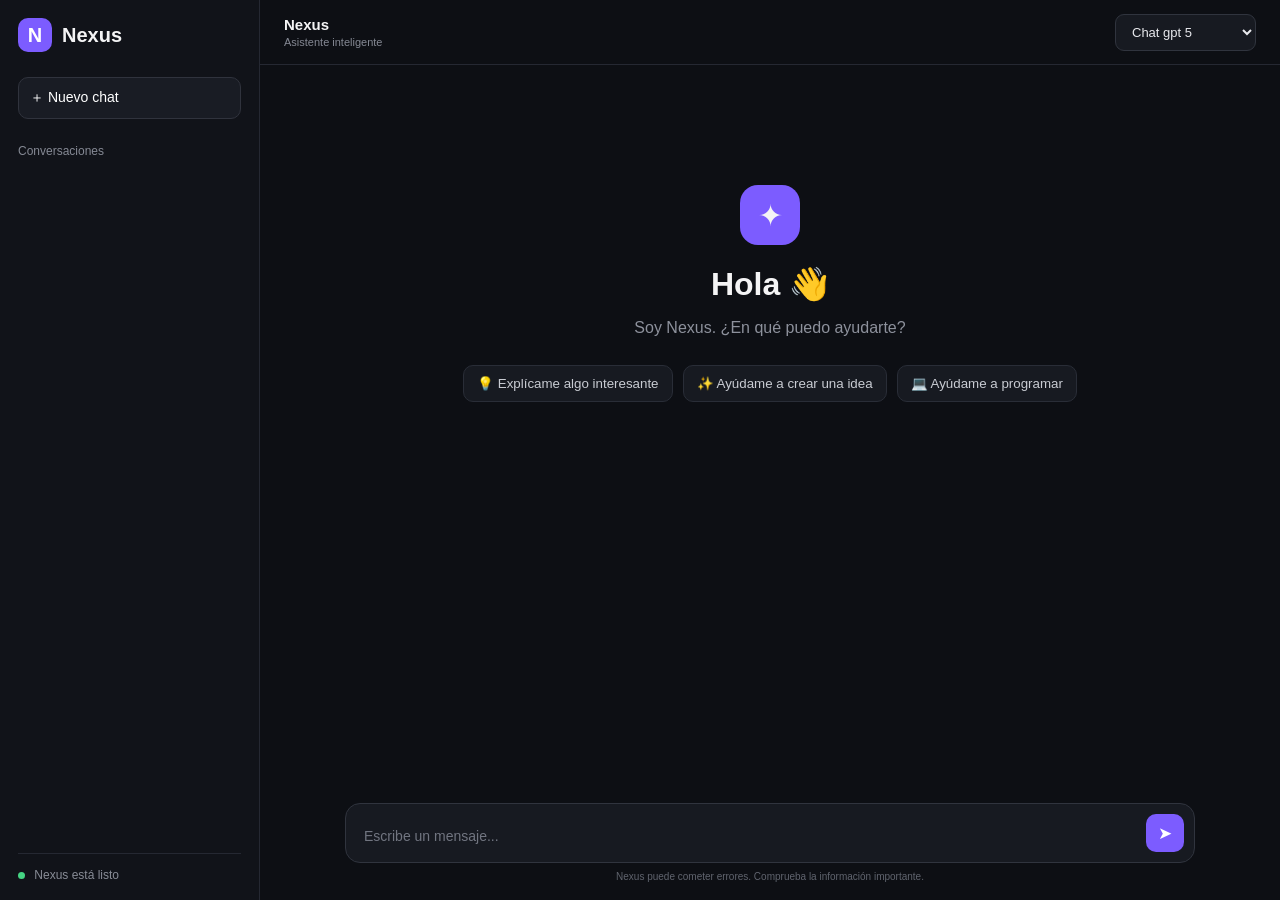
<file: assets/index.html>
<!DOCTYPE html>
<html lang="es">
<head>
    <meta charset="UTF-8">
    <meta name="viewport" content="width=device-width, initial-scale=1.0">

    <title>Nexus</title>

    <link rel="stylesheet" href="style.css">

    <script src="https://js.puter.com/v2/"></script>
</head>

<body>

<div class="app">

    <aside class="sidebar">

        <div class="logo">
            <div class="logo-icon">N</div>
            <span>Nexus</span>
        </div>

        <button id="newChat" class="new-chat">
            ＋ Nuevo chat
        </button>

        <div class="history-title">
            Conversaciones
        </div>

        <div id="history" class="history"></div>

        <div class="sidebar-bottom">
            <div class="status">
                <span></span>
                Nexus está listo
            </div>
        </div>

    </aside>


    <main class="chat">

        <header class="topbar">

            <button id="menuButton" class="menu-button">
                ☰
            </button>

            <div class="top-title">
                <strong>Nexus</strong>
                <small>Asistente inteligente</small>
            </div>

            <!-- Selector de IA -->
            <select id="aiSelector" class="ai-selector">

                <option value="openai/gpt-5">
                    Chat gpt 5
                </option>

                <option value="anthropic/claude-sonnet-4">
                    Claude sonnet 4
                </option>

                <option value="google/gemini-2.5-pro">
                    Gemini 2.5
                </option>

            </select>

        </header>


        <section id="messages" class="messages"></section>


        <div class="input-area">

            <div class="input-box">

                <textarea
                    id="messageInput"
                    placeholder="Escribe un mensaje..."
                    rows="1"
                ></textarea>

                <button id="sendButton" class="send-button">
                    ➤
                </button>

            </div>

            <div class="disclaimer">
                Nexus puede cometer errores. Comprueba la información importante.
            </div>

        </div>

    </main>

</div>

<script src="script.js"></script>

</body>
</html>
</file>
<file: assets/style.css>
* {
    box-sizing: border-box;
}

body {
    margin: 0;
    background: #0d0f14;
    color: #f4f4f5;
    font-family: Arial, Helvetica, sans-serif;
    overflow: hidden;
}

button,
textarea,
select {
    font-family: inherit;
}

.app {
    display: flex;
    width: 100vw;
    height: 100vh;
}


/* SIDEBAR */

.sidebar {
    width: 260px;
    background: #111319;
    border-right: 1px solid #252832;
    padding: 18px;
    display: flex;
    flex-direction: column;
}

.logo {
    display: flex;
    align-items: center;
    gap: 10px;
    font-size: 20px;
    font-weight: bold;
    margin-bottom: 25px;
}

.logo-icon {
    width: 34px;
    height: 34px;
    border-radius: 10px;
    display: flex;
    align-items: center;
    justify-content: center;
    background: #7c5cff;
    color: white;
}

.new-chat {
    width: 100%;
    border: 1px solid #30333d;
    background: #191c24;
    color: white;
    padding: 11px;
    border-radius: 10px;
    cursor: pointer;
    text-align: left;
    font-size: 14px;
}

.new-chat:hover {
    background: #222631;
}

.history-title {
    margin-top: 25px;
    margin-bottom: 10px;
    color: #858994;
    font-size: 12px;
}

.history {
    overflow-y: auto;
    flex: 1;
}

.history-item {
    padding: 10px;
    border-radius: 8px;
    color: #bfc2ca;
    font-size: 13px;
    cursor: pointer;
    white-space: nowrap;
    overflow: hidden;
    text-overflow: ellipsis;
}

.history-item:hover {
    background: #1c1f27;
    color: white;
}

.sidebar-bottom {
    border-top: 1px solid #252832;
    padding-top: 14px;
}

.status {
    color: #888c96;
    font-size: 12px;
}

.status span {
    display: inline-block;
    width: 7px;
    height: 7px;
    background: #45d483;
    border-radius: 50%;
    margin-right: 6px;
}


/* CHAT */

.chat {
    flex: 1;
    display: flex;
    flex-direction: column;
    min-width: 0;
}

.topbar {
    height: 65px;
    border-bottom: 1px solid #252832;
    display: flex;
    align-items: center;
    padding: 0 24px;
}

.menu-button {
    display: none;
    background: transparent;
    border: none;
    color: white;
    font-size: 22px;
    cursor: pointer;
    margin-right: 15px;
}

.top-title {
    display: flex;
    flex-direction: column;
    gap: 3px;
}

.top-title strong {
    font-size: 15px;
}

.top-title small {
    color: #858994;
    font-size: 11px;
}


/* SELECTOR DE IA */

.ai-selector {
    margin-left: auto;
    background: #171a21;
    color: #e8e9ed;
    border: 1px solid #30343e;
    border-radius: 9px;
    padding: 9px 12px;
    outline: none;
    cursor: pointer;
    font-size: 13px;
}

.ai-selector:hover {
    background: #20232c;
}

.ai-selector:focus {
    border-color: #6250c9;
}

.ai-selector option {
    background: #171a21;
    color: white;
}


/* MENSAJES */

.messages {
    flex: 1;
    overflow-y: auto;
    padding: 30px 20px;
}

.welcome {
    max-width: 720px;
    margin: 90px auto 0;
    text-align: center;
}

.welcome-icon {
    width: 60px;
    height: 60px;
    margin: auto;
    border-radius: 18px;
    background: #7c5cff;
    display: flex;
    align-items: center;
    justify-content: center;
    font-size: 30px;
}

.welcome h1 {
    font-size: 32px;
    margin: 20px 0 8px;
}

.welcome p {
    color: #8d919c;
}

.suggestions {
    display: flex;
    justify-content: center;
    gap: 10px;
    flex-wrap: wrap;
    margin-top: 28px;
}

.suggestions button {
    background: #171a21;
    border: 1px solid #292d37;
    color: #c9ccd3;
    padding: 10px 13px;
    border-radius: 10px;
    cursor: pointer;
}

.suggestions button:hover {
    background: #20232c;
}


/* MENSAJES */

.message {
    max-width: 850px;
    margin: 0 auto 25px;
    display: flex;
    gap: 13px;
}

.avatar {
    width: 34px;
    height: 34px;
    min-width: 34px;
    border-radius: 10px;
    display: flex;
    align-items: center;
    justify-content: center;
    font-size: 13px;
}

.user-avatar {
    background: #303542;
}

.ai-avatar {
    background: #7c5cff;
}

.message-content {
    flex: 1;
    min-width: 0;
}

.message-name {
    font-size: 12px;
    color: #898d98;
    margin-bottom: 6px;
}

.message-text {
    color: #e8e9ed;
    line-height: 1.6;
    white-space: pre-wrap;
    word-wrap: break-word;
}


/* INPUT */

.input-area {
    padding: 15px 20px 18px;
}

.input-box {
    max-width: 850px;
    margin: auto;
    background: #171a21;
    border: 1px solid #30343e;
    border-radius: 15px;
    display: flex;
    align-items: flex-end;
    padding: 10px;
}

.input-box:focus-within {
    border-color: #6250c9;
}

textarea {
    flex: 1;
    resize: none;
    border: none;
    outline: none;
    background: transparent;
    color: white;
    padding: 8px;
    font-size: 14px;
    max-height: 150px;
}

textarea::placeholder {
    color: #717580;
}

.send-button {
    width: 38px;
    height: 38px;
    border: none;
    border-radius: 10px;
    background: #7c5cff;
    color: white;
    cursor: pointer;
    font-size: 17px;
}

.send-button:hover {
    background: #6b4bea;
}

.send-button:disabled {
    opacity: .4;
}

.disclaimer {
    text-align: center;
    color: #60646e;
    font-size: 10px;
    margin-top: 8px;
}


/* SCROLLBAR */

::-webkit-scrollbar {
    width: 7px;
}

::-webkit-scrollbar-thumb {
    background: #292d36;
    border-radius: 10px;
}


/* MÓVIL */

@media (max-width: 700px) {

    .sidebar {
        position: fixed;
        left: -270px;
        top: 0;
        bottom: 0;
        z-index: 10;
        transition: left .2s;
    }

    .sidebar.open {
        left: 0;
    }

    .menu-button {
        display: block;
    }

    .welcome {
        margin-top: 60px;
    }

    .suggestions {
        flex-direction: column;
    }

    .suggestions button {
        width: 100%;
    }

    .ai-selector {
        max-width: 145px;
    }
}
</file>
